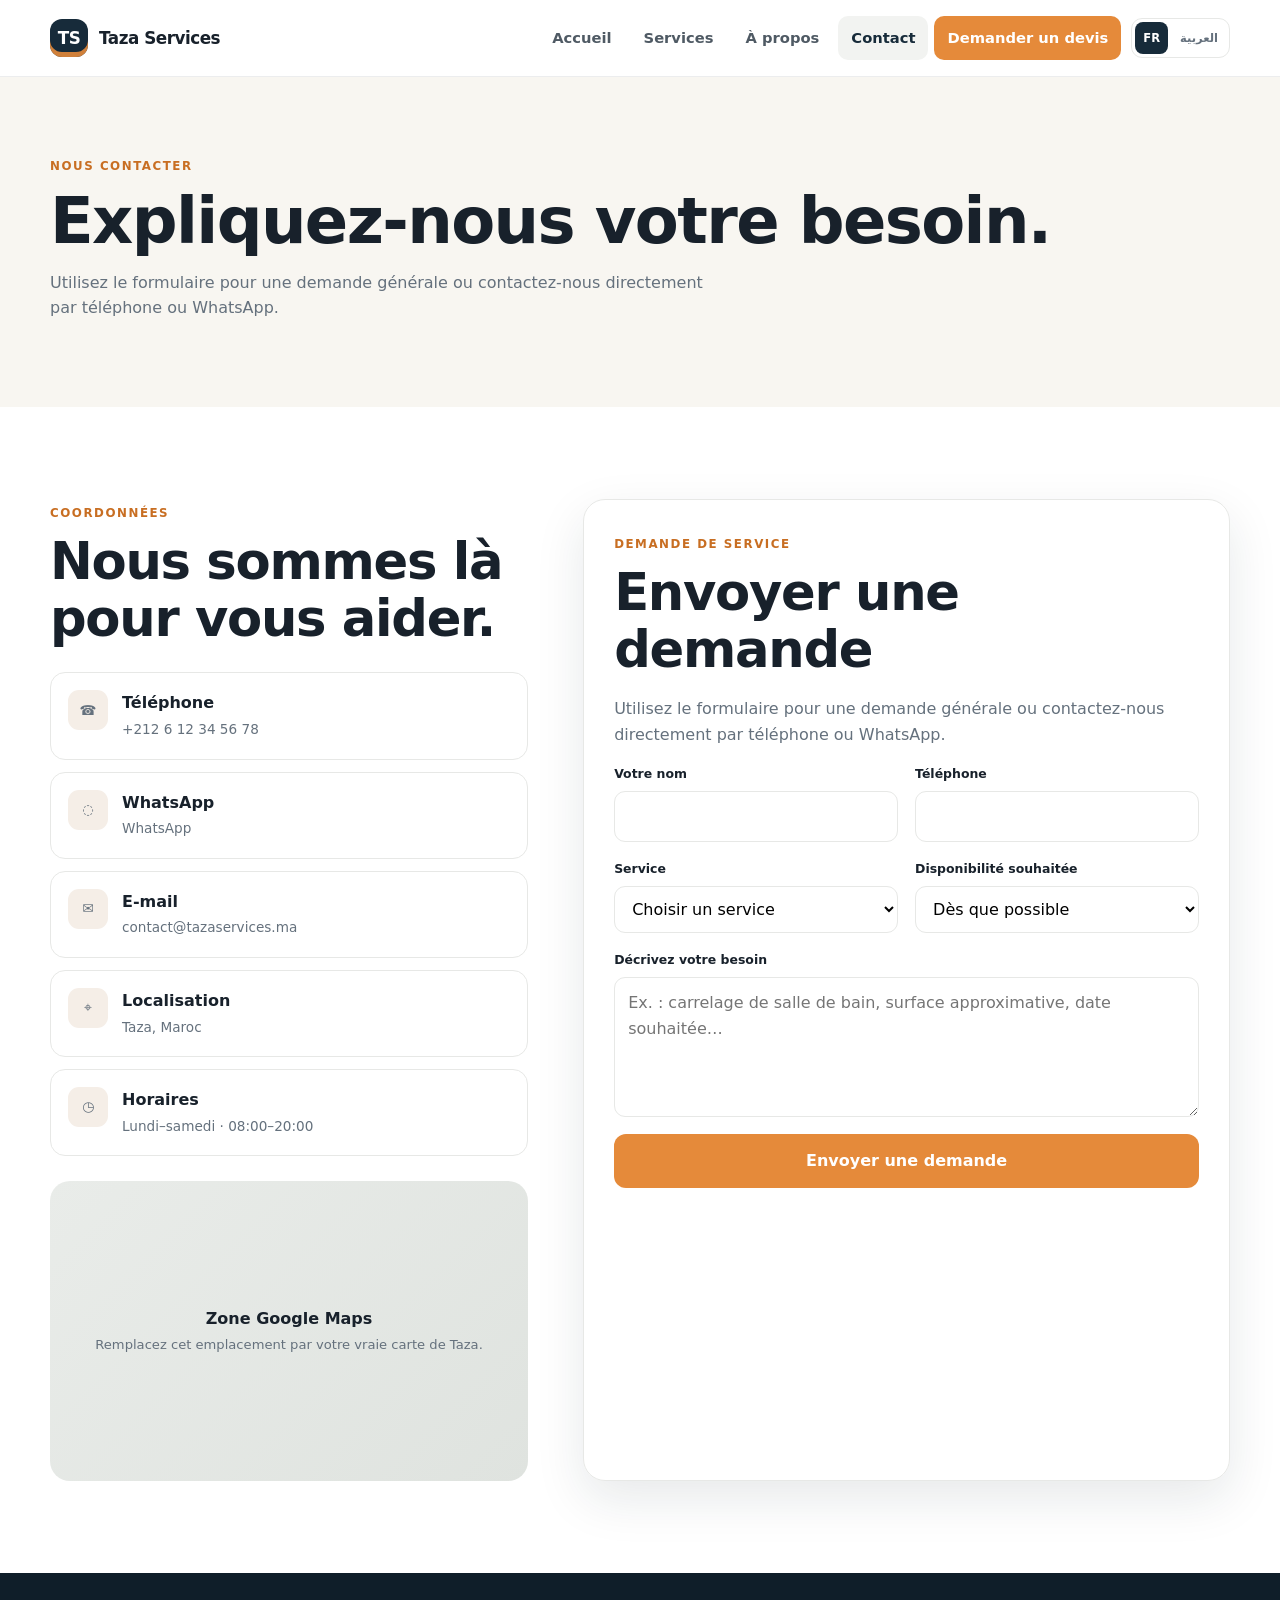
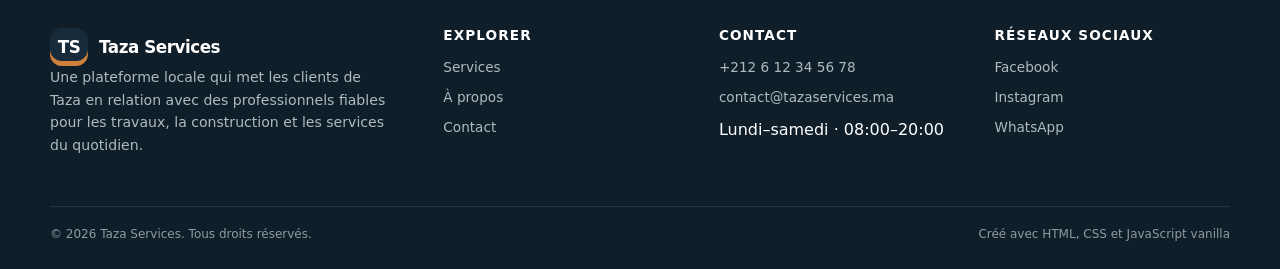
<file: contact.html>
<!doctype html>
<html lang="fr" dir="ltr">
<head>
<meta charset="utf-8"><meta name="viewport" content="width=device-width, initial-scale=1">
<meta name="description" content="Taza Services — professionnels locaux à Taza, Maroc. Contact direct par téléphone et WhatsApp.">
<meta property="og:title" content="Contact | Taza Services"><meta property="og:description" content="Services locaux à Taza, Maroc.">
<title>Contact | Taza Services</title>
<link rel="stylesheet" href="css/style.css"><script src="js/data.js" defer></script><script src="js/main.js" defer></script>
</head><body data-page="contact">
<header class="site-header"><div class="container navbar">
<a class="brand" href="index.html"><span class="brand-mark">TS</span><span class="business-name">Taza Services</span></a>
<button class="nav-toggle" aria-label="Menu" aria-expanded="false">☰</button>
<nav class="site-nav" aria-label="Main navigation">
<a href="index.html" data-nav="home" data-i18n="navHome">Accueil</a><a href="services.html" data-nav="services" data-i18n="navServices">Services</a><a href="about.html" data-nav="about" data-i18n="navAbout">À propos</a><a href="contact.html" data-nav="contact" data-i18n="navContact">Contact</a><a href="contact.html" class="nav-cta" data-i18n="quote">Demander un devis</a>
<div class="language-switcher"><button class="lang-btn" data-lang="fr">FR</button><button class="lang-btn" data-lang="ar">العربية</button></div>
</nav></div></header>

<main><section class="page-hero"><div class="container"><span class="eyebrow" data-i18n="contactEyebrow">Nous contacter</span><h1 data-i18n="contactTitle">Expliquez-nous votre besoin.</h1><p data-i18n="contactIntro">Utilisez le formulaire pour une demande générale ou contactez-nous directement par téléphone ou WhatsApp.</p></div></section>
<section class="section"><div class="container contact-grid"><div><span class="eyebrow" data-i18n="contactDetails">Coordonnées</span><h2 data-i18n="hereToHelp">Nous sommes là pour vous aider.</h2><div class="contact-cards"><div class="contact-card"><span class="contact-icon">☎</span><div><strong data-i18n="phone">Téléphone</strong><a class="business-phone phone-ltr" href="#"></a></div></div><div class="contact-card"><span class="contact-icon">◌</span><div><strong>WhatsApp</strong><a data-business-whatsapp href="#" target="_blank">WhatsApp</a></div></div><div class="contact-card"><span class="contact-icon">✉</span><div><strong data-i18n="email">E-mail</strong><a class="business-email" href="#"></a></div></div><div class="contact-card"><span class="contact-icon">⌖</span><div><strong data-i18n="location">Localisation</strong><span class="business-address"></span></div></div><div class="contact-card"><span class="contact-icon">◷</span><div><strong data-i18n="workingHours">Horaires</strong><span class="business-hours"></span></div></div></div><div class="map-placeholder"><div><strong data-i18n="mapTitle">Zone Google Maps</strong><span data-i18n="mapText">Remplacez cet emplacement par votre vraie carte de Taza.</span></div></div></div>
<div class="form-card"><span class="eyebrow" data-i18n="serviceRequest">Demande de service</span><h2 data-i18n="sendRequest">Envoyer une demande</h2><p data-i18n="contactIntro">Utilisez le formulaire pour une demande générale ou contactez-nous directement.</p><form id="contact-form" novalidate><div class="form-grid">
<div class="field"><label for="name" data-i18n="yourName">Votre nom *</label><input id="name" required autocomplete="name"></div>
<div class="field"><label for="phone" data-i18n="phoneField">Téléphone *</label><input id="phone" required type="tel" autocomplete="tel"></div>
<div class="field"><label for="service-choice" data-i18n="serviceField">Service</label><select id="service-choice"><option value="" data-i18n="choose">Choisir un service</option></select></div>
<div class="field"><label for="preferred" data-i18n="timing">Disponibilité souhaitée</label><select id="preferred"><option data-i18n="preferred1">Dès que possible</option><option data-i18n="preferred2">Cette semaine</option><option data-i18n="preferred3">La semaine prochaine</option><option data-i18n="preferred4">Flexible</option></select></div>
<div class="field full-width"><label for="message" data-i18n="message">Décrivez votre besoin *</label><textarea id="message" required data-i18n-placeholder="messagePlaceholder" placeholder="Ex. : carrelage de salle de bain…"></textarea></div>
<div class="field full-width"><button class="btn btn-primary" type="submit" data-i18n="sendRequest">Envoyer une demande</button></div></div></form><div id="form-success" class="form-success" hidden data-i18n="success"></div></div></div></section></main>
<footer class="site-footer"><div class="container footer-grid">
<div class="footer-brand"><a class="brand" href="index.html"><span class="brand-mark">TS</span><span class="business-name">Taza Services</span></a><p class="business-description"></p></div>
<div class="footer-col"><h3 data-i18n="footerExplore">Explorer</h3><a href="services.html" data-i18n="navServices">Services</a><a href="about.html" data-i18n="navAbout">À propos</a><a href="contact.html" data-i18n="navContact">Contact</a></div>
<div class="footer-col"><h3 data-i18n="navContact">Contact</h3><a class="business-phone phone-ltr" href="#"></a><a class="business-email" href="#"></a><span class="business-hours"></span></div>
<div class="footer-col"><h3 data-i18n="footerSocial">Réseaux sociaux</h3><a href="https://www.facebook.com/" target="_blank">Facebook</a><a href="https://www.instagram.com/" target="_blank">Instagram</a><a data-business-whatsapp href="#" target="_blank">WhatsApp</a></div>
</div><div class="container footer-bottom"><span>© <span id="current-year"></span> Taza Services. <span data-i18n="allRights">Tous droits réservés.</span></span><span data-i18n="madeWith">Créé avec HTML, CSS et JavaScript vanilla</span></div></footer>
<div class="mobile-contact"><a class="btn btn-dark business-phone phone-ltr" href="#">☎</a><a class="btn btn-whatsapp" data-business-whatsapp href="#" target="_blank">◌ WhatsApp</a></div>
</body></html>
</file>
<file: css/style.css>
:root{
  --ink:#18212b;--muted:#65717d;--navy:#172b3a;--navy-2:#0f1e29;--orange:#e58a3a;
  --orange-dark:#c86e22;--cream:#f8f6f1;--white:#fff;--line:#e7e8e6;--green:#16845b;
  --shadow:0 18px 50px rgba(21,35,47,.10);--radius:20px;--max:1180px;
}
*{box-sizing:border-box}html{scroll-behavior:smooth}body{margin:0;font-family:Inter,ui-sans-serif,system-ui,-apple-system,BlinkMacSystemFont,"Segoe UI",sans-serif;color:var(--ink);background:var(--white);line-height:1.6}
img{display:block;max-width:100%}a{color:inherit;text-decoration:none}button,input,select,textarea{font:inherit}
.container{width:min(var(--max),calc(100% - 40px));margin-inline:auto}.section{padding:92px 0}.section-muted{background:var(--cream)}
.eyebrow{display:inline-block;text-transform:uppercase;letter-spacing:.13em;font-size:.74rem;font-weight:800;color:var(--orange-dark);margin-bottom:10px}
h1,h2,h3,p{margin-top:0}h1,h2,h3{line-height:1.12;letter-spacing:-.025em}h1{font-size:clamp(2.8rem,6vw,5.6rem);margin-bottom:22px}h2{font-size:clamp(2rem,4vw,3.2rem);margin-bottom:18px}h3{font-size:1.2rem}p{color:var(--muted)}.lead{font-size:1.13rem;max-width:650px}
.site-header{position:sticky;top:0;z-index:50;background:rgba(255,255,255,.94);backdrop-filter:blur(16px);border-bottom:1px solid rgba(20,35,47,.08)}
.navbar{min-height:76px;display:flex;align-items:center;justify-content:space-between;gap:28px}.brand{display:flex;align-items:center;gap:11px;font-weight:900;letter-spacing:-.03em}.brand-mark{width:38px;height:38px;border-radius:12px;background:var(--navy);color:#fff;display:grid;place-items:center;font-size:1.05rem;box-shadow:inset 0 -5px 0 rgba(229,138,58,.9)}.brand span:last-child{font-size:1.05rem}
.site-nav{display:flex;align-items:center;gap:6px}.site-nav a{padding:10px 13px;border-radius:10px;color:#4f5a64;font-size:.92rem;font-weight:650}.site-nav a:hover,.site-nav a.active{color:var(--navy);background:#f2f3f1}.site-nav .nav-cta{background:var(--orange);color:#fff}.site-nav .nav-cta:hover{background:var(--orange-dark)}
.nav-toggle{display:none;border:0;background:transparent;font-size:1.5rem;color:var(--navy)}
.hero{background:linear-gradient(90deg,rgba(15,30,41,.95) 0%,rgba(15,30,41,.78) 45%,rgba(15,30,41,.28) 100%),url("https://images.unsplash.com/photo-1505693416388-ac5ce068fe85?auto=format&fit=crop&w=1800&q=85") center/cover;min-height:680px;color:#fff;display:flex;align-items:center}.hero .container{padding:90px 0}.hero-copy{max-width:740px}.hero .eyebrow{color:#f5b16e}.hero p{color:#dbe1e5;font-size:1.16rem;max-width:650px}.hero-actions{display:flex;gap:12px;flex-wrap:wrap;margin-top:30px}.btn{display:inline-flex;align-items:center;justify-content:center;gap:8px;border:1px solid transparent;border-radius:12px;padding:13px 18px;font-weight:800;transition:.2s ease;cursor:pointer}.btn:hover{transform:translateY(-2px)}.btn-primary{background:var(--orange);color:#fff}.btn-primary:hover{background:var(--orange-dark)}.btn-dark{background:var(--navy);color:#fff}.btn-dark:hover{background:var(--navy-2)}.btn-light{background:#fff;color:var(--navy)}.btn-ghost{background:#fff;border-color:var(--line);color:var(--navy)}.btn-whatsapp{background:#e8f7f0;color:#087047;border-color:#ccecdf}.btn-sm{padding:9px 12px;font-size:.78rem;border-radius:10px}.full{width:100%}
.trust-strip{border-bottom:1px solid var(--line);background:#fff}.trust-grid{display:grid;grid-template-columns:repeat(3,1fr);gap:24px;padding:24px 0}.trust-item{display:flex;align-items:center;gap:12px}.trust-icon{width:40px;height:40px;border-radius:12px;background:#f5eee7;display:grid;place-items:center}.trust-item strong{display:block;font-size:.92rem}.trust-item span{display:block;color:var(--muted);font-size:.78rem}
.section-heading{display:flex;justify-content:space-between;gap:30px;align-items:end;margin-bottom:38px}.section-heading p{max-width:500px;margin:0}.text-link{font-weight:800;color:var(--orange-dark);white-space:nowrap}.text-link span{transition:.2s}.text-link:hover span{padding-left:4px}
.service-grid{display:grid;grid-template-columns:repeat(3,1fr);gap:22px}.service-card{border:1px solid var(--line);border-radius:var(--radius);overflow:hidden;background:#fff;transition:.25s;box-shadow:0 5px 18px rgba(21,35,47,.04)}.service-card:hover{transform:translateY(-5px);box-shadow:var(--shadow)}.service-image-wrap{height:230px;position:relative;display:block;overflow:hidden}.service-image-wrap img{width:100%;height:100%;object-fit:cover;transition:.5s}.service-card:hover .service-image-wrap img{transform:scale(1.04)}.image-tag{position:absolute;left:14px;bottom:14px;background:#fff;color:var(--navy);padding:7px 10px;border-radius:9px;font-size:.76rem;font-weight:850;box-shadow:0 5px 18px rgba(0,0,0,.12)}.service-card-body{padding:21px}.service-card-body .eyebrow{margin-bottom:3px;font-size:.68rem}.service-card h3{margin-bottom:8px}.service-card p{font-size:.88rem;min-height:50px}.rating-row{display:flex;align-items:center;gap:8px;font-size:.77rem;color:var(--muted);margin:13px 0}.stars{letter-spacing:1px;color:#e6a23d;white-space:nowrap}.stars-muted{color:#dfe2df}.card-actions{display:flex;gap:7px;flex-wrap:wrap;border-top:1px solid var(--line);padding-top:15px}
.why-grid,.how-grid{display:grid;grid-template-columns:1.05fr 1fr;gap:70px;align-items:center}.image-card{border-radius:28px;overflow:hidden;box-shadow:var(--shadow);position:relative}.image-card img{width:100%;aspect-ratio:1/1;object-fit:cover}.floating-stat{position:absolute;right:20px;bottom:20px;background:#fff;padding:18px 20px;border-radius:16px;box-shadow:var(--shadow)}.floating-stat strong{font-size:1.7rem;display:block;color:var(--navy)}.check-list{display:grid;gap:15px;margin-top:26px}.check-list div{display:flex;gap:12px;align-items:flex-start}.check-list span{width:25px;height:25px;display:grid;place-items:center;background:#e8f7f0;color:var(--green);border-radius:50%;font-weight:900;flex:none}
.steps{display:grid;gap:18px}.step{display:grid;grid-template-columns:52px 1fr;gap:18px;align-items:start;padding:19px;border:1px solid var(--line);border-radius:16px;background:#fff}.step-num{width:52px;height:52px;border-radius:15px;background:var(--navy);color:#fff;display:grid;place-items:center;font-weight:900}.step h3{margin:3px 0 5px}.step p{margin:0;font-size:.9rem}
.worker-grid{display:grid;grid-template-columns:repeat(3,1fr);gap:22px}.worker-card{display:grid;grid-template-columns:82px 1fr;gap:17px;padding:20px;border:1px solid var(--line);border-radius:18px;background:#fff}.worker-card img{width:82px;height:82px;border-radius:18px;object-fit:cover}.worker-card h3{margin:0 0 5px}.worker-card p{font-size:.82rem;margin-bottom:8px}.worker-meta{font-size:.73rem;display:flex;gap:9px;align-items:center;flex-wrap:wrap}
.testimonial-grid{display:grid;grid-template-columns:repeat(3,1fr);gap:22px}.testimonial-card{padding:25px;border-radius:18px;background:#fff;border:1px solid var(--line)}.testimonial-card blockquote{font-size:1rem;line-height:1.7;margin:12px 0 24px;color:var(--ink)}.reviewer{display:flex;align-items:center;gap:10px}.avatar{width:38px;height:38px;border-radius:50%;display:grid;place-items:center;background:#f2e7dc;color:var(--orange-dark);font-weight:900}.reviewer span{display:block;color:var(--muted);font-size:.72rem}
.faq-list{max-width:820px;margin:auto}.faq-item{border-bottom:1px solid var(--line)}.faq-question{width:100%;display:flex;justify-content:space-between;align-items:center;text-align:left;padding:22px 0;border:0;background:none;font-weight:800;cursor:pointer;color:var(--ink)}.faq-plus{font-size:1.5rem;color:var(--orange);transition:.2s}.faq-answer{display:grid;grid-template-rows:0fr;transition:.25s}.faq-answer p{overflow:hidden;margin:0}.faq-item.open .faq-answer{grid-template-rows:1fr}.faq-item.open .faq-plus{transform:rotate(45deg)}
.cta-band{padding:75px 0;background:var(--navy);color:#fff}.cta-band .container{display:flex;justify-content:space-between;align-items:center;gap:35px}.cta-band h2{margin:0}.cta-band p{color:#cbd4da;margin:8px 0 0}.cta-band .hero-actions{margin:0}
.page-hero{background:var(--cream);padding:75px 0 70px}.page-hero h1{font-size:clamp(2.5rem,5vw,4.4rem);margin-bottom:12px}.page-hero p{max-width:680px}.filters{display:flex;gap:12px;margin:35px 0;flex-wrap:wrap}.searchbox,.selectbox{border:1px solid var(--line);border-radius:12px;padding:12px 15px;background:#fff;min-height:48px;outline:none}.searchbox{flex:1;min-width:220px}.searchbox:focus,.selectbox:focus{border-color:var(--orange);box-shadow:0 0 0 3px rgba(229,138,58,.12)}
.detail-hero{background:var(--cream);padding:55px 0 75px}.detail-grid{display:grid;grid-template-columns:1.05fr 1fr;gap:60px;align-items:center}.detail-media{border-radius:25px;overflow:hidden;box-shadow:var(--shadow)}.detail-media img{width:100%;aspect-ratio:1.1/1;object-fit:cover}.detail-intro h1{font-size:clamp(2.7rem,5vw,4.7rem)}.rating-large{display:flex;align-items:center;gap:10px;margin:20px 0}.detail-price{border-left:3px solid var(--orange);padding-left:15px;margin:25px 0}.detail-price span{display:block;color:var(--muted);font-size:.78rem}.detail-price strong{font-size:1.35rem}.detail-actions{display:flex;gap:10px;flex-wrap:wrap}.availability{font-size:.82rem;margin-top:15px}.status-dot{display:inline-block;width:8px;height:8px;border-radius:50%;background:#1a9a68;margin-right:7px}.detail-content-grid{display:grid;grid-template-columns:1.2fr .8fr;gap:70px}.feature-list{display:grid;gap:11px;margin:22px 0 35px}.feature-list div{display:flex;gap:10px}.feature-list span{color:var(--green);font-weight:900}.subheading{font-size:1.7rem;margin-top:45px}.provider-panel{border:1px solid var(--line);padding:25px;border-radius:20px;height:max-content;box-shadow:var(--shadow)}.provider-head{display:flex;gap:14px;align-items:center}.provider-head img{width:68px;height:68px;border-radius:17px;object-fit:cover}.provider-head h3{margin:0 0 5px}.provider-panel p{font-size:.9rem}.provider-contact{display:grid;gap:9px;border-top:1px solid var(--line);border-bottom:1px solid var(--line);padding:16px 0;margin:18px 0}.provider-contact a{font-weight:750;font-size:.85rem}
.stats-grid{display:grid;grid-template-columns:repeat(4,1fr);gap:18px}.stat-card{padding:28px;border:1px solid var(--line);border-radius:18px;text-align:center}.stat-card strong{display:block;font-size:2.4rem;color:var(--navy);letter-spacing:-.04em}.stat-card span{color:var(--muted);font-size:.84rem}.story-grid{display:grid;grid-template-columns:1fr 1fr;gap:70px;align-items:center}.story-grid img{border-radius:25px;box-shadow:var(--shadow);aspect-ratio:1/1;object-fit:cover}
.contact-grid{display:grid;grid-template-columns:.85fr 1.15fr;gap:55px}.contact-cards{display:grid;gap:12px;margin-top:25px}.contact-card{display:flex;gap:14px;padding:17px;border:1px solid var(--line);border-radius:15px}.contact-icon{width:40px;height:40px;border-radius:11px;background:#f5eee7;display:grid;place-items:center;flex:none}.contact-card strong{display:block}.contact-card span,.contact-card a{font-size:.85rem;color:var(--muted)}.form-card{padding:30px;border:1px solid var(--line);border-radius:22px;box-shadow:var(--shadow)}.form-grid{display:grid;grid-template-columns:1fr 1fr;gap:17px}.field{display:grid;gap:7px}.field.full-width{grid-column:1/-1}.field label{font-size:.78rem;font-weight:800}.field input,.field select,.field textarea{border:1px solid var(--line);border-radius:11px;padding:12px 13px;outline:none;background:#fff}.field textarea{min-height:140px;resize:vertical}.field input:focus,.field select:focus,.field textarea:focus{border-color:var(--orange);box-shadow:0 0 0 3px rgba(229,138,58,.12)}.form-success{margin-top:15px;padding:14px;border-radius:11px;background:#e8f7f0;color:#0b6c49;font-size:.85rem}.map-placeholder{height:300px;border-radius:20px;background:linear-gradient(135deg,#e9ece9,#dfe3df);display:grid;place-items:center;text-align:center;margin-top:25px}.map-placeholder strong{display:block}.map-placeholder span{font-size:.82rem;color:var(--muted)}
.empty-state{grid-column:1/-1;padding:50px;text-align:center;border:1px dashed #ccd1ce;border-radius:18px}
.site-footer{background:var(--navy-2);color:#fff;padding:55px 0 25px}.footer-grid{display:grid;grid-template-columns:1.5fr 1fr 1fr 1fr;gap:40px}.footer-brand p{color:#aebbc3;max-width:340px;font-size:.88rem}.footer-col h3{font-size:.85rem;text-transform:uppercase;letter-spacing:.08em;color:#fff}.footer-col a{display:block;color:#aebbc3;font-size:.85rem;margin:8px 0}.footer-col a:hover{color:#fff}.footer-bottom{border-top:1px solid rgba(255,255,255,.1);margin-top:35px;padding-top:18px;display:flex;justify-content:space-between;gap:20px;color:#8e9ba4;font-size:.75rem}.mobile-contact{display:none}
@media(max-width:900px){.service-grid,.worker-grid,.testimonial-grid{grid-template-columns:repeat(2,1fr)}.why-grid,.how-grid,.story-grid,.detail-grid,.detail-content-grid,.contact-grid{grid-template-columns:1fr;gap:35px}.footer-grid{grid-template-columns:2fr 1fr 1fr}.stats-grid{grid-template-columns:repeat(2,1fr)}.detail-media{order:-1}.section{padding:70px 0}.hero{min-height:620px}.mobile-contact{display:flex;position:fixed;z-index:45;bottom:0;left:0;right:0;background:#fff;border-top:1px solid var(--line);padding:9px;gap:8px}.mobile-contact a{flex:1}.mobile-contact .btn{padding:11px}.site-footer{padding-bottom:85px}}
@media(max-width:720px){.container{width:min(var(--max),calc(100% - 28px))}.nav-toggle{display:block}.site-nav{display:none;position:absolute;top:76px;left:0;right:0;background:#fff;border-bottom:1px solid var(--line);padding:10px 14px;box-shadow:0 12px 25px rgba(0,0,0,.06);flex-direction:column;align-items:stretch}.site-nav.is-open{display:flex}.site-nav a{padding:12px}.trust-grid{grid-template-columns:1fr}.hero .container{padding:70px 0}.service-grid,.worker-grid,.testimonial-grid{grid-template-columns:1fr}.section-heading,.cta-band .container{display:block}.section-heading .text-link{display:inline-block;margin-top:12px}.cta-band .hero-actions{margin-top:22px}.form-grid{grid-template-columns:1fr}.field.full-width{grid-column:auto}.footer-grid{grid-template-columns:1fr 1fr}.footer-brand{grid-column:1/-1}.footer-bottom{display:block}.footer-bottom span{display:block;margin-top:6px}.page-hero{padding:55px 0}.detail-hero{padding:35px 0 55px}.detail-actions .btn{flex:1}.stats-grid{gap:10px}.stat-card{padding:20px 10px}.stat-card strong{font-size:1.8rem}.floating-stat{right:10px;bottom:10px}.floating-stat strong{font-size:1.3rem}}

/* Bilingual controls + icon fix + service portfolio */
.language-switcher{display:flex;align-items:center;gap:4px;padding:3px;border:1px solid var(--line);border-radius:11px;background:#fff;margin-left:4px}
.lang-btn{border:0;background:transparent;color:var(--muted);font-size:.72rem;font-weight:850;padding:7px 8px;border-radius:8px;cursor:pointer}
.lang-btn.active{background:var(--navy);color:#fff}
.icon-svg{width:21px;height:21px;display:block}
.trust-icon{color:var(--orange-dark)}
[dir="rtl"] body{font-family:"Noto Sans Arabic","Segoe UI",Tahoma,Arial,sans-serif}
[dir="rtl"] .site-nav{direction:rtl}
[dir="rtl"] .brand{direction:rtl}
[dir="rtl"] .hero-copy,[dir="rtl"] .section-heading,[dir="rtl"] .worker-card,[dir="rtl"] .contact-card,[dir="rtl"] .step,[dir="rtl"] .provider-head,[dir="rtl"] .testimonial-card{text-align:right}
[dir="rtl"] .hero-actions,[dir="rtl"] .card-actions{justify-content:flex-start}
[dir="rtl"] .floating-stat{right:auto;left:20px}
[dir="rtl"] .detail-price{border-left:0;border-right:3px solid var(--orange);padding-left:0;padding-right:15px}
[dir="rtl"] .feature-list div{flex-direction:row}
[dir="rtl"] .lang-btn{font-family:inherit}
.portfolio-heading{margin-top:50px}
.portfolio-grid{display:grid;grid-template-columns:repeat(3,1fr);gap:14px;margin-top:20px}
.portfolio-item{margin:0;border-radius:15px;overflow:hidden;background:#fff;border:1px solid var(--line)}
.portfolio-item img{width:100%;height:190px;object-fit:cover;transition:.35s}
.portfolio-item:hover img{transform:scale(1.04)}
.portfolio-item figcaption{padding:11px 12px;font-size:.78rem;font-weight:750;color:var(--ink)}
.phone-ltr{direction:ltr;unicode-bidi:plaintext}
@media(max-width:900px){.portfolio-grid{grid-template-columns:repeat(2,1fr)}}
@media(max-width:720px){.language-switcher{margin:4px 0}.portfolio-grid{grid-template-columns:1fr}.portfolio-item img{height:220px}}
</file>
